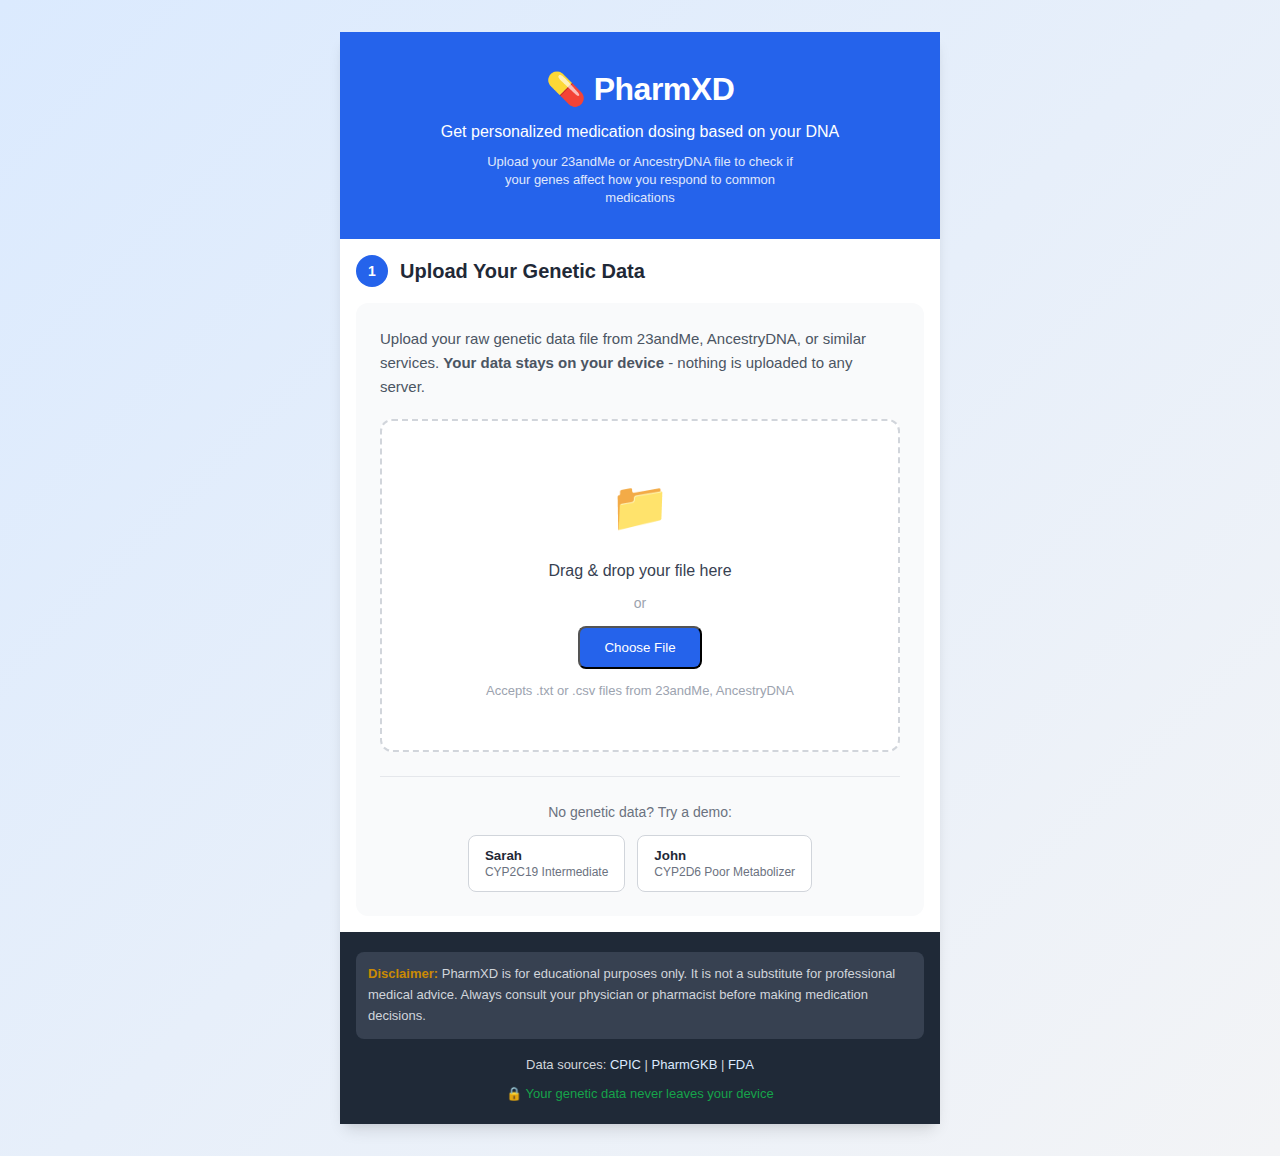
<file: docs/index.html>
<!DOCTYPE html>
<html lang="en">
<head>
    <meta charset="UTF-8">
    <meta name="viewport" content="width=device-width, initial-scale=1.0">
    <meta name="description" content="PharmXD - Pharmacogenomic Dosing Advisor. Get personalized medication dosing based on your genetic profile.">
    <meta name="theme-color" content="#2563eb">
    <title>PharmXD - Pharmacogenomic Dosing Advisor</title>
    <link rel="stylesheet" href="css/style.css">
    <link rel="manifest" href="manifest.json">
    <link rel="icon" type="image/svg+xml" href="data:image/svg+xml,<svg xmlns='http://www.w3.org/2000/svg' viewBox='0 0 100 100'><text y='.9em' font-size='90'>💊</text></svg>">
</head>
<body>
    <div class="app-container">
        <!-- Header -->
        <header class="app-header">
            <div class="logo">
                <span class="logo-icon">💊</span>
                <span class="logo-text">PharmXD</span>
            </div>
            <p class="tagline">Get personalized medication dosing based on your DNA</p>
            <p class="tagline-sub">Upload your 23andMe or AncestryDNA file to check if your genes affect how you respond to common medications</p>
        </header>

        <!-- Main Content -->
        <main class="app-main">
            <!-- Step 1: Upload Genetic Data -->
            <section id="step-upload" class="step active">
                <div class="step-header">
                    <span class="step-number">1</span>
                    <h2>Upload Your Genetic Data</h2>
                </div>
                <div class="step-content">
                    <p class="step-description">
                        Upload your raw genetic data file from 23andMe, AncestryDNA, or similar services.
                        <strong>Your data stays on your device</strong> - nothing is uploaded to any server.
                    </p>

                    <div class="upload-zone" id="upload-zone">
                        <input type="file" id="file-input" accept=".txt,.csv,.zip" style="display:none;">
                        <div class="upload-icon">📁</div>
                        <p class="upload-text">Drag & drop your file here</p>
                        <p class="upload-or">or</p>
                        <button type="button" class="upload-button" id="upload-btn">Choose File</button>
                        <p class="upload-hint">Accepts .txt or .csv files from 23andMe, AncestryDNA</p>
                    </div>

                    <div class="demo-section">
                        <p>No genetic data? Try a demo:</p>
                        <div class="demo-buttons">
                            <button class="demo-btn" data-demo="sarah">
                                <span class="demo-name">Sarah</span>
                                <span class="demo-desc">CYP2C19 Intermediate</span>
                            </button>
                            <button class="demo-btn" data-demo="john">
                                <span class="demo-name">John</span>
                                <span class="demo-desc">CYP2D6 Poor Metabolizer</span>
                            </button>
                        </div>
                    </div>
                </div>
            </section>

            <!-- Step 2: Genetic Profile -->
            <section id="step-profile" class="step">
                <div class="step-header">
                    <span class="step-number">2</span>
                    <h2>Your Pharmacogenetic Profile</h2>
                </div>
                <div class="step-content">
                    <div id="profile-loading" class="loading hidden">
                        <div class="spinner"></div>
                        <p>Analyzing genetic variants...</p>
                    </div>

                    <div id="profile-results" class="hidden">
                        <div class="profile-summary">
                            <p><strong id="snp-count">0</strong> pharmacogenomic variants analyzed</p>
                            <button type="button" class="back-btn" id="upload-new-btn">📁 Upload New Genetic File</button>
                        </div>

                        <div class="gene-cards" id="gene-cards">
                            <!-- Gene cards will be inserted here -->
                        </div>
                    </div>
                </div>
            </section>

            <!-- Results Summary Card -->
            <section id="step-summary" class="step">
                <div class="step-header">
                    <span class="step-number">3</span>
                    <h2>Your Drug Response Summary</h2>
                </div>
                <div class="step-content">
                    <div id="summary-card" class="summary-card hidden">
                        <p class="summary-intro">Based on your genetic profile, here's how you may respond to <strong id="total-drugs-count">0</strong> medications in our database:</p>

                        <div class="summary-stats">
                            <div class="summary-stat standard">
                                <span class="stat-icon">✓</span>
                                <span class="stat-number" id="stat-standard">0</span>
                                <span class="stat-label">Standard dosing</span>
                            </div>
                            <div class="summary-stat caution">
                                <span class="stat-icon">⚠</span>
                                <span class="stat-number" id="stat-caution">0</span>
                                <span class="stat-label">Use with caution</span>
                            </div>
                            <div class="summary-stat avoid">
                                <span class="stat-icon">✗</span>
                                <span class="stat-number" id="stat-avoid">0</span>
                                <span class="stat-label">Avoid or use alternative</span>
                            </div>
                        </div>

                        <div id="alert-drugs" class="alert-drugs hidden">
                            <h4>Medications requiring attention:</h4>
                            <ul id="alert-drugs-list"></ul>
                        </div>

                        <button type="button" class="wallet-card-btn" id="wallet-card-btn">
                            💳 Get Your Wallet Card
                        </button>
                    </div>
                </div>
            </section>

            <!-- Wallet Card Modal -->
            <div id="wallet-modal" class="modal hidden">
                <div class="modal-content wallet-modal-content">
                    <button class="modal-close" id="wallet-modal-close" aria-label="Close">&times;</button>
                    <div class="wallet-card-container">
                        <div class="wallet-card" id="wallet-card">
                            <div class="wallet-card-header">
                                <div class="wallet-logo">💊 PharmXD</div>
                                <div class="wallet-title">Pharmacogenetic Alert Card</div>
                            </div>
                            <div class="wallet-card-body">
                                <div class="wallet-section">
                                    <div class="wallet-label">My Genetic Profile</div>
                                    <div class="wallet-genes" id="wallet-genes"></div>
                                </div>
                                <div class="wallet-section wallet-avoid-section">
                                    <div class="wallet-label">⚠️ Medications Requiring Attention</div>
                                    <div class="wallet-avoid-list" id="wallet-avoid-list"></div>
                                </div>
                            </div>
                            <div class="wallet-card-footer">
                                <div class="wallet-disclaimer">Show this card to your doctor or pharmacist</div>
                                <div class="wallet-url">pharmxd.com</div>
                            </div>
                        </div>
                    </div>
                    <div class="wallet-actions">
                        <button type="button" class="wallet-action-btn" id="wallet-print-btn">🖨️ Print Card</button>
                        <button type="button" class="wallet-action-btn" id="wallet-screenshot-btn">📱 Save as Image</button>
                    </div>
                </div>
            </div>

            <!-- Step 4: Drug Lookup -->
            <section id="step-drugs" class="step">
                <div class="step-header">
                    <span class="step-number">4</span>
                    <h2>Check Your Medications</h2>
                </div>
                <div class="step-content">
                    <div class="drug-search">
                        <input type="text"
                               id="drug-search-input"
                               placeholder="Search for a medication..."
                               autocomplete="off">
                        <div id="drug-suggestions" class="suggestions hidden"></div>
                    </div>

                    <div class="common-drugs">
                        <p>Common medications:</p>
                        <div class="drug-chips" id="drug-chips">
                            <button class="drug-chip" data-drug="clopidogrel">Clopidogrel</button>
                            <button class="drug-chip" data-drug="codeine">Codeine</button>
                            <button class="drug-chip" data-drug="warfarin">Warfarin</button>
                            <button class="drug-chip" data-drug="simvastatin">Simvastatin</button>
                            <button class="drug-chip" data-drug="omeprazole">Omeprazole</button>
                            <button class="drug-chip" data-drug="metoprolol">Metoprolol</button>
                            <button class="drug-chip" data-drug="sertraline">Sertraline</button>
                            <button class="drug-chip" data-drug="fluoxetine">Fluoxetine</button>
                        </div>
                    </div>

                    <div id="drug-result" class="drug-result hidden">
                        <!-- Drug result will be inserted here -->
                    </div>
                </div>
            </section>
        </main>

        <!-- Footer -->
        <footer class="app-footer">
            <div class="disclaimer">
                <strong>Disclaimer:</strong> PharmXD is for educational purposes only.
                It is not a substitute for professional medical advice.
                Always consult your physician or pharmacist before making medication decisions.
            </div>
            <div class="footer-info">
                <p>Data sources: <a href="https://cpicpgx.org/" target="_blank">CPIC</a> |
                   <a href="https://www.pharmgkb.org/" target="_blank">PharmGKB</a> |
                   <a href="https://www.fda.gov/" target="_blank">FDA</a></p>
                <p class="privacy">🔒 Your genetic data never leaves your device</p>
            </div>
        </footer>
    </div>

    <!-- Result Modal -->
    <div id="result-modal" class="modal hidden">
        <div class="modal-content">
            <button class="modal-close" aria-label="Close">&times;</button>
            <div id="modal-body">
                <!-- Modal content inserted here -->
            </div>
        </div>
    </div>

    <!-- Scripts -->
    <script src="https://html2canvas.hertzen.com/dist/html2canvas.min.js"></script>
    <script src="js/snp-parser.js"></script>
    <script src="js/phenotype.js"></script>
    <script src="js/cpic-lookup.js"></script>
    <script src="js/app.js"></script>
</body>
</html>
</file>
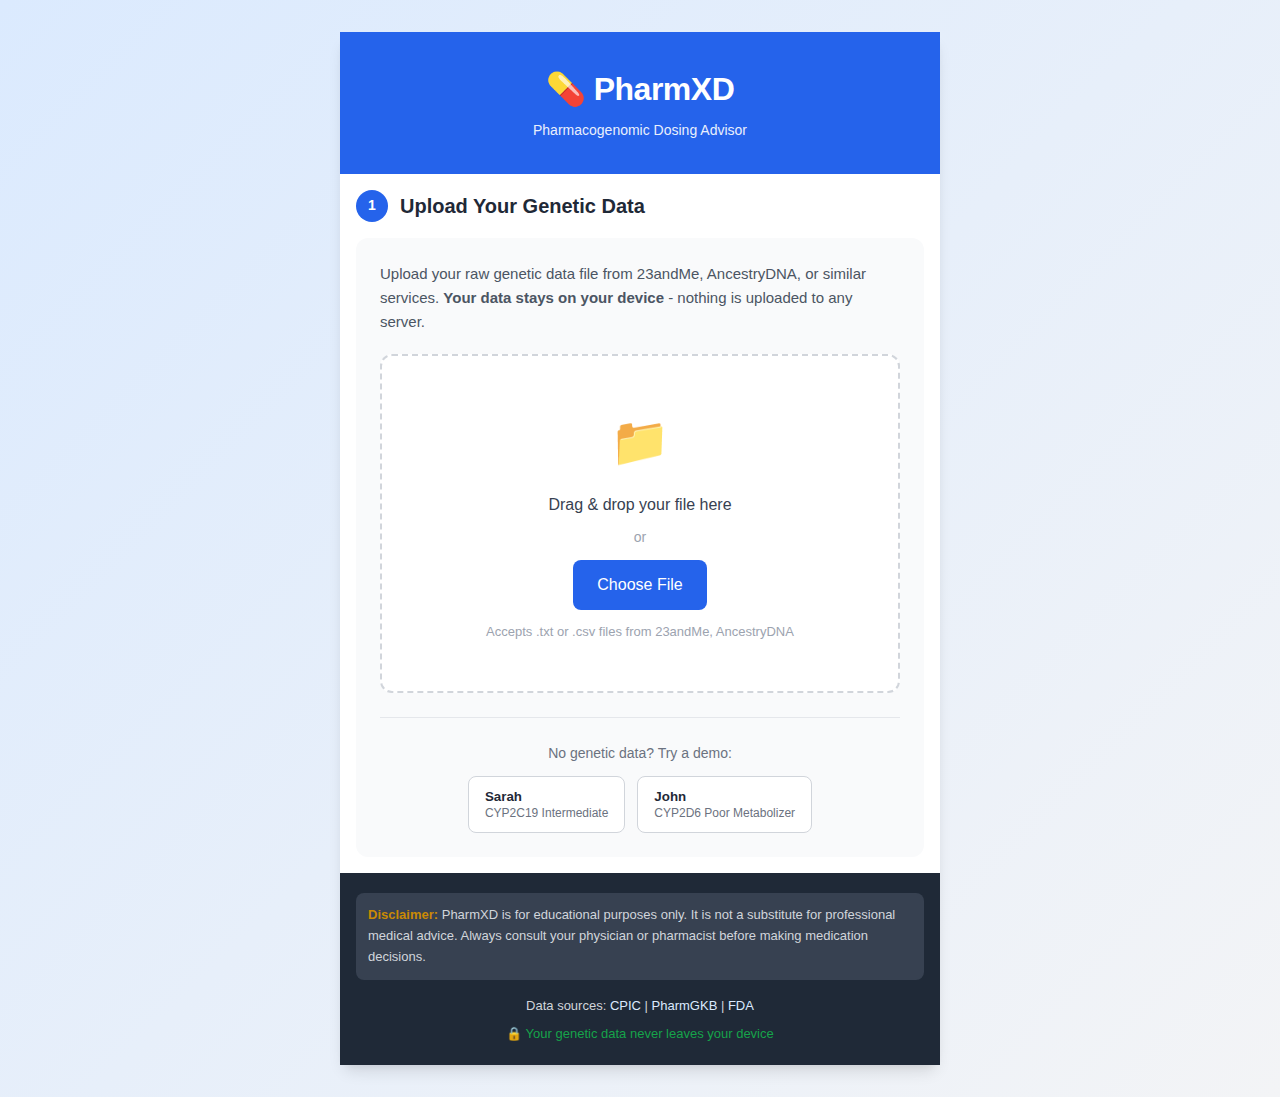
<file: webapp/index.html>
<!DOCTYPE html>
<html lang="en">
<head>
    <meta charset="UTF-8">
    <meta name="viewport" content="width=device-width, initial-scale=1.0">
    <meta name="description" content="PharmXD - Pharmacogenomic Dosing Advisor. Get personalized medication dosing based on your genetic profile.">
    <meta name="theme-color" content="#2563eb">
    <title>PharmXD - Pharmacogenomic Dosing Advisor</title>
    <link rel="stylesheet" href="css/style.css">
    <link rel="manifest" href="manifest.json">
    <link rel="icon" type="image/svg+xml" href="data:image/svg+xml,<svg xmlns='http://www.w3.org/2000/svg' viewBox='0 0 100 100'><text y='.9em' font-size='90'>💊</text></svg>">
</head>
<body>
    <div class="app-container">
        <!-- Header -->
        <header class="app-header">
            <div class="logo">
                <span class="logo-icon">💊</span>
                <span class="logo-text">PharmXD</span>
            </div>
            <p class="tagline">Pharmacogenomic Dosing Advisor</p>
        </header>

        <!-- Main Content -->
        <main class="app-main">
            <!-- Step 1: Upload Genetic Data -->
            <section id="step-upload" class="step active">
                <div class="step-header">
                    <span class="step-number">1</span>
                    <h2>Upload Your Genetic Data</h2>
                </div>
                <div class="step-content">
                    <p class="step-description">
                        Upload your raw genetic data file from 23andMe, AncestryDNA, or similar services.
                        <strong>Your data stays on your device</strong> - nothing is uploaded to any server.
                    </p>

                    <div class="upload-zone" id="upload-zone">
                        <div class="upload-icon">📁</div>
                        <p class="upload-text">Drag & drop your file here</p>
                        <p class="upload-or">or</p>
                        <label class="upload-button">
                            <input type="file" id="file-input" accept=".txt,.csv,.zip" hidden>
                            Choose File
                        </label>
                        <p class="upload-hint">Accepts .txt or .csv files from 23andMe, AncestryDNA</p>
                    </div>

                    <div class="demo-section">
                        <p>No genetic data? Try a demo:</p>
                        <div class="demo-buttons">
                            <button class="demo-btn" data-demo="sarah">
                                <span class="demo-name">Sarah</span>
                                <span class="demo-desc">CYP2C19 Intermediate</span>
                            </button>
                            <button class="demo-btn" data-demo="john">
                                <span class="demo-name">John</span>
                                <span class="demo-desc">CYP2D6 Poor Metabolizer</span>
                            </button>
                        </div>
                    </div>
                </div>
            </section>

            <!-- Step 2: Genetic Profile -->
            <section id="step-profile" class="step">
                <div class="step-header">
                    <span class="step-number">2</span>
                    <h2>Your Pharmacogenetic Profile</h2>
                </div>
                <div class="step-content">
                    <div id="profile-loading" class="loading hidden">
                        <div class="spinner"></div>
                        <p>Analyzing genetic variants...</p>
                    </div>

                    <div id="profile-results" class="hidden">
                        <div class="profile-summary">
                            <p><strong id="snp-count">0</strong> pharmacogenomic variants analyzed</p>
                        </div>

                        <div class="gene-cards" id="gene-cards">
                            <!-- Gene cards will be inserted here -->
                        </div>
                    </div>
                </div>
            </section>

            <!-- Step 3: Drug Lookup -->
            <section id="step-drugs" class="step">
                <div class="step-header">
                    <span class="step-number">3</span>
                    <h2>Check Your Medications</h2>
                </div>
                <div class="step-content">
                    <div class="drug-search">
                        <input type="text"
                               id="drug-search-input"
                               placeholder="Search for a medication..."
                               autocomplete="off">
                        <div id="drug-suggestions" class="suggestions hidden"></div>
                    </div>

                    <div class="common-drugs">
                        <p>Common medications:</p>
                        <div class="drug-chips" id="drug-chips">
                            <button class="drug-chip" data-drug="clopidogrel">Clopidogrel</button>
                            <button class="drug-chip" data-drug="codeine">Codeine</button>
                            <button class="drug-chip" data-drug="warfarin">Warfarin</button>
                            <button class="drug-chip" data-drug="simvastatin">Simvastatin</button>
                            <button class="drug-chip" data-drug="omeprazole">Omeprazole</button>
                        </div>
                    </div>

                    <div id="drug-result" class="drug-result hidden">
                        <!-- Drug result will be inserted here -->
                    </div>
                </div>
            </section>
        </main>

        <!-- Footer -->
        <footer class="app-footer">
            <div class="disclaimer">
                <strong>Disclaimer:</strong> PharmXD is for educational purposes only.
                It is not a substitute for professional medical advice.
                Always consult your physician or pharmacist before making medication decisions.
            </div>
            <div class="footer-info">
                <p>Data sources: <a href="https://cpicpgx.org/" target="_blank">CPIC</a> |
                   <a href="https://www.pharmgkb.org/" target="_blank">PharmGKB</a> |
                   <a href="https://www.fda.gov/" target="_blank">FDA</a></p>
                <p class="privacy">🔒 Your genetic data never leaves your device</p>
            </div>
        </footer>
    </div>

    <!-- Result Modal -->
    <div id="result-modal" class="modal hidden">
        <div class="modal-content">
            <button class="modal-close" aria-label="Close">&times;</button>
            <div id="modal-body">
                <!-- Modal content inserted here -->
            </div>
        </div>
    </div>

    <!-- Scripts -->
    <script src="js/snp-parser.js"></script>
    <script src="js/phenotype.js"></script>
    <script src="js/cpic-lookup.js"></script>
    <script src="js/app.js"></script>
</body>
</html>
</file>
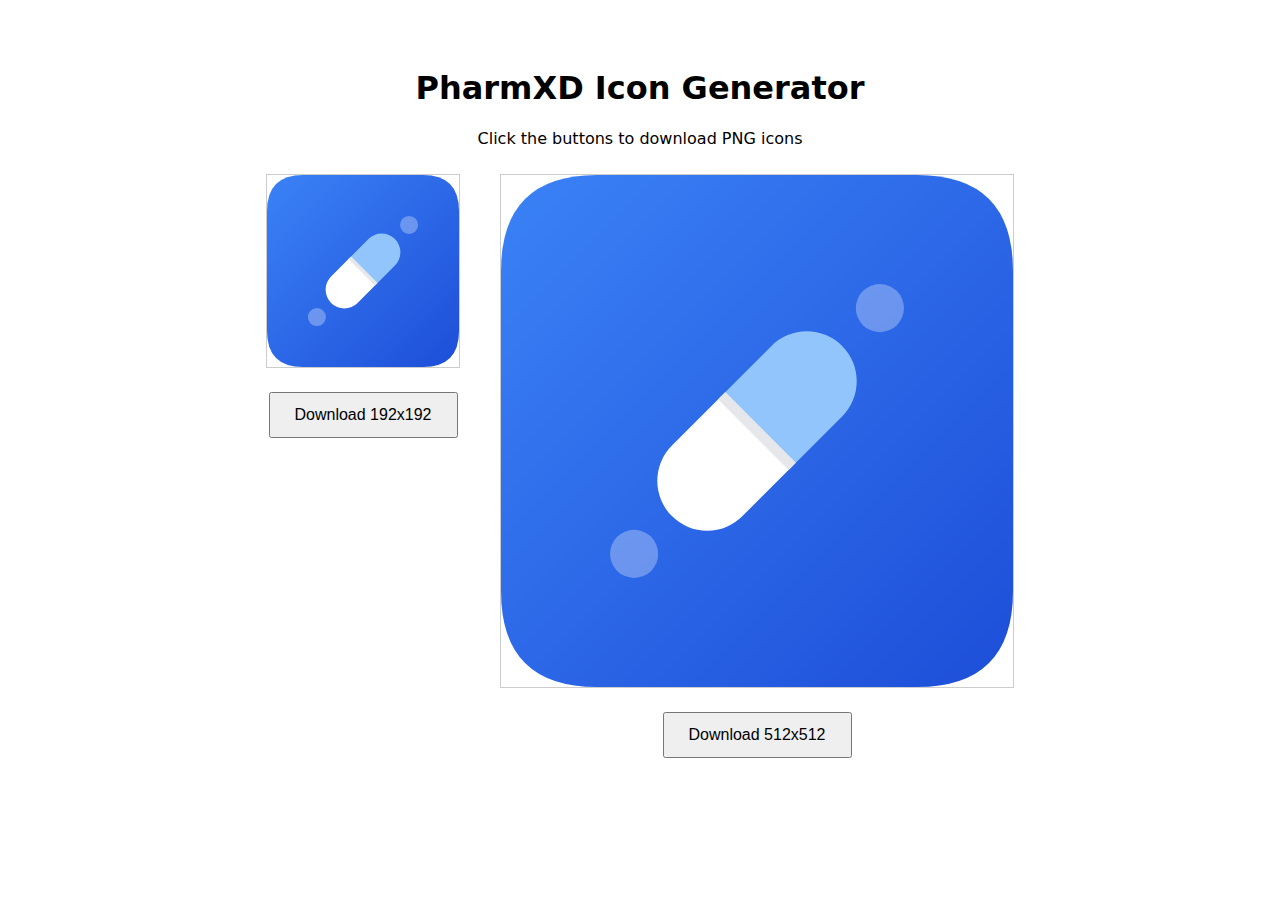
<file: docs/generate-icons.html>
<!DOCTYPE html>
<html>
<head>
    <title>Generate PharmXD Icons</title>
    <style>
        body { font-family: system-ui; padding: 40px; text-align: center; }
        canvas { border: 1px solid #ccc; margin: 10px; }
        button { padding: 12px 24px; font-size: 16px; margin: 10px; cursor: pointer; }
        .icons { display: flex; justify-content: center; gap: 20px; flex-wrap: wrap; }
    </style>
</head>
<body>
    <h1>PharmXD Icon Generator</h1>
    <p>Click the buttons to download PNG icons</p>

    <div class="icons">
        <div>
            <canvas id="icon-192" width="192" height="192"></canvas>
            <br><button onclick="download('icon-192', 192)">Download 192x192</button>
        </div>
        <div>
            <canvas id="icon-512" width="512" height="512"></canvas>
            <br><button onclick="download('icon-512', 512)">Download 512x512</button>
        </div>
    </div>

    <script>
        function drawIcon(canvas, size) {
            const ctx = canvas.getContext('2d');
            const s = size;

            // Background gradient
            const gradient = ctx.createLinearGradient(0, 0, s, s);
            gradient.addColorStop(0, '#3b82f6');
            gradient.addColorStop(1, '#1d4ed8');

            // Rounded rect background
            const r = s * 0.1875; // corner radius
            ctx.beginPath();
            ctx.moveTo(r, 0);
            ctx.lineTo(s - r, 0);
            ctx.quadraticCurveTo(s, 0, s, r);
            ctx.lineTo(s, s - r);
            ctx.quadraticCurveTo(s, s, s - r, s);
            ctx.lineTo(r, s);
            ctx.quadraticCurveTo(0, s, 0, s - r);
            ctx.lineTo(0, r);
            ctx.quadraticCurveTo(0, 0, r, 0);
            ctx.closePath();
            ctx.fillStyle = gradient;
            ctx.fill();

            // Draw pill capsule
            ctx.save();
            ctx.translate(s / 2, s / 2);
            ctx.rotate(-45 * Math.PI / 180);

            const pillWidth = s * 0.47;
            const pillHeight = s * 0.195;
            const pillRadius = pillHeight / 2;

            // Left half (white)
            ctx.fillStyle = '#ffffff';
            ctx.beginPath();
            ctx.moveTo(-pillWidth / 2 + pillRadius, -pillHeight / 2);
            ctx.lineTo(0, -pillHeight / 2);
            ctx.lineTo(0, pillHeight / 2);
            ctx.lineTo(-pillWidth / 2 + pillRadius, pillHeight / 2);
            ctx.arc(-pillWidth / 2 + pillRadius, 0, pillRadius, Math.PI / 2, -Math.PI / 2);
            ctx.closePath();
            ctx.fill();

            // Right half (light blue)
            ctx.fillStyle = '#93c5fd';
            ctx.beginPath();
            ctx.moveTo(0, -pillHeight / 2);
            ctx.lineTo(pillWidth / 2 - pillRadius, -pillHeight / 2);
            ctx.arc(pillWidth / 2 - pillRadius, 0, pillRadius, -Math.PI / 2, Math.PI / 2);
            ctx.lineTo(0, pillHeight / 2);
            ctx.closePath();
            ctx.fill();

            // Center divider
            ctx.fillStyle = '#e5e7eb';
            ctx.fillRect(-s * 0.01, -pillHeight / 2, s * 0.02, pillHeight);

            ctx.restore();

            // Decorative circles
            ctx.fillStyle = 'rgba(255,255,255,0.3)';
            ctx.beginPath();
            ctx.arc(s * 0.74, s * 0.26, s * 0.047, 0, Math.PI * 2);
            ctx.fill();
            ctx.beginPath();
            ctx.arc(s * 0.26, s * 0.74, s * 0.047, 0, Math.PI * 2);
            ctx.fill();
        }

        function download(id, size) {
            const canvas = document.getElementById(id);
            const link = document.createElement('a');
            link.download = `icon-${size}.png`;
            link.href = canvas.toDataURL('image/png');
            link.click();
        }

        // Draw icons on load
        drawIcon(document.getElementById('icon-192'), 192);
        drawIcon(document.getElementById('icon-512'), 512);
    </script>
</body>
</html>
</file>
<file: docs/css/style.css>
/* PharmXD - Pharmacogenomic Dosing Advisor
   Mobile-first responsive design */

/* CSS Variables */
:root {
    --primary: #2563eb;
    --primary-dark: #1d4ed8;
    --primary-light: #dbeafe;
    --success: #16a34a;
    --success-light: #dcfce7;
    --warning: #ca8a04;
    --warning-light: #fef9c3;
    --danger: #dc2626;
    --danger-light: #fee2e2;
    --gray-50: #f9fafb;
    --gray-100: #f3f4f6;
    --gray-200: #e5e7eb;
    --gray-300: #d1d5db;
    --gray-400: #9ca3af;
    --gray-500: #6b7280;
    --gray-600: #4b5563;
    --gray-700: #374151;
    --gray-800: #1f2937;
    --gray-900: #111827;
    --radius: 12px;
    --radius-sm: 8px;
    --shadow: 0 4px 6px -1px rgba(0, 0, 0, 0.1), 0 2px 4px -1px rgba(0, 0, 0, 0.06);
    --shadow-lg: 0 10px 15px -3px rgba(0, 0, 0, 0.1), 0 4px 6px -2px rgba(0, 0, 0, 0.05);
}

/* Reset & Base */
*, *::before, *::after {
    box-sizing: border-box;
    margin: 0;
    padding: 0;
}

html {
    font-size: 16px;
    -webkit-text-size-adjust: 100%;
}

body {
    font-family: -apple-system, BlinkMacSystemFont, 'Segoe UI', Roboto, Oxygen, Ubuntu, sans-serif;
    line-height: 1.6;
    color: var(--gray-800);
    background: linear-gradient(135deg, var(--primary-light) 0%, var(--gray-100) 100%);
    min-height: 100vh;
}

/* App Container */
.app-container {
    max-width: 600px;
    margin: 0 auto;
    min-height: 100vh;
    display: flex;
    flex-direction: column;
    background: white;
    box-shadow: var(--shadow-lg);
}

/* Header */
.app-header {
    background: var(--primary);
    color: white;
    padding: 1.5rem 1rem;
    text-align: center;
}

.logo {
    display: flex;
    align-items: center;
    justify-content: center;
    gap: 0.5rem;
    margin-bottom: 0.25rem;
}

.logo-icon {
    font-size: 2rem;
}

.logo-text {
    font-size: 1.75rem;
    font-weight: 700;
    letter-spacing: -0.5px;
}

.tagline {
    font-size: 1rem;
    font-weight: 500;
    opacity: 1;
    margin-bottom: 0.5rem;
}

.tagline-sub {
    font-size: 0.8125rem;
    opacity: 0.85;
    max-width: 320px;
    margin: 0 auto;
    line-height: 1.4;
}

/* Main Content */
.app-main {
    flex: 1;
    padding: 1rem;
}

/* Steps */
.step {
    display: none;
    animation: fadeIn 0.3s ease;
}

.step.active {
    display: block;
}

@keyframes fadeIn {
    from { opacity: 0; transform: translateY(10px); }
    to { opacity: 1; transform: translateY(0); }
}

.step-header {
    display: flex;
    align-items: center;
    gap: 0.75rem;
    margin-bottom: 1rem;
}

.step-number {
    width: 32px;
    height: 32px;
    background: var(--primary);
    color: white;
    border-radius: 50%;
    display: flex;
    align-items: center;
    justify-content: center;
    font-weight: 600;
    font-size: 0.875rem;
}

.step-header h2 {
    font-size: 1.25rem;
    font-weight: 600;
    color: var(--gray-800);
}

.step-content {
    background: var(--gray-50);
    border-radius: var(--radius);
    padding: 1.25rem;
}

.step-description {
    color: var(--gray-600);
    font-size: 0.9375rem;
    margin-bottom: 1.25rem;
}

/* Upload Zone */
.upload-zone {
    border: 2px dashed var(--gray-300);
    border-radius: var(--radius);
    padding: 2rem 1rem;
    text-align: center;
    background: white;
    transition: all 0.2s ease;
    cursor: pointer;
}

.upload-zone:hover,
.upload-zone.dragover {
    border-color: var(--primary);
    background: var(--primary-light);
}

.upload-icon {
    font-size: 3rem;
    margin-bottom: 0.75rem;
}

.upload-text {
    font-weight: 500;
    color: var(--gray-700);
    margin-bottom: 0.5rem;
}

.upload-or {
    color: var(--gray-400);
    font-size: 0.875rem;
    margin-bottom: 0.75rem;
}

.upload-button {
    display: inline-block;
    background: var(--primary);
    color: white;
    padding: 0.75rem 1.5rem;
    border-radius: var(--radius-sm);
    font-weight: 500;
    cursor: pointer;
    transition: background 0.2s ease;
}

.upload-button:hover {
    background: var(--primary-dark);
}

.upload-hint {
    font-size: 0.8125rem;
    color: var(--gray-400);
    margin-top: 0.75rem;
}

/* Demo Section */
.demo-section {
    margin-top: 1.5rem;
    padding-top: 1.5rem;
    border-top: 1px solid var(--gray-200);
    text-align: center;
}

.demo-section p {
    color: var(--gray-500);
    font-size: 0.875rem;
    margin-bottom: 0.75rem;
}

.demo-buttons {
    display: flex;
    gap: 0.75rem;
    justify-content: center;
}

.demo-btn {
    background: white;
    border: 1px solid var(--gray-300);
    border-radius: var(--radius-sm);
    padding: 0.75rem 1rem;
    cursor: pointer;
    transition: all 0.2s ease;
    text-align: left;
}

.demo-btn:hover {
    border-color: var(--primary);
    box-shadow: var(--shadow);
}

.demo-name {
    display: block;
    font-weight: 600;
    color: var(--gray-800);
}

.demo-desc {
    display: block;
    font-size: 0.75rem;
    color: var(--gray-500);
    margin-top: 0.125rem;
}

/* Loading Spinner */
.loading {
    text-align: center;
    padding: 2rem;
}

.spinner {
    width: 40px;
    height: 40px;
    border: 3px solid var(--gray-200);
    border-top-color: var(--primary);
    border-radius: 50%;
    animation: spin 1s linear infinite;
    margin: 0 auto 1rem;
}

@keyframes spin {
    to { transform: rotate(360deg); }
}

/* Profile Results */
.profile-summary {
    background: var(--primary-light);
    padding: 1rem;
    border-radius: var(--radius-sm);
    margin-bottom: 1rem;
    text-align: center;
}

.profile-summary p {
    color: var(--primary-dark);
}

.profile-summary strong {
    font-size: 1.25rem;
}

/* Gene Cards */
.gene-cards {
    display: flex;
    flex-direction: column;
    gap: 0.75rem;
}

.gene-card {
    background: white;
    border-radius: var(--radius-sm);
    padding: 1rem;
    box-shadow: var(--shadow);
    border-left: 4px solid var(--gray-300);
}

.gene-card.normal {
    border-left-color: var(--success);
}

.gene-card.intermediate {
    border-left-color: var(--warning);
}

.gene-card.poor, .gene-card.ultrarapid {
    border-left-color: var(--danger);
}

.gene-card-header {
    display: flex;
    justify-content: space-between;
    align-items: center;
    margin-bottom: 0.5rem;
}

.gene-name {
    font-weight: 600;
    color: var(--gray-800);
}

.gene-diplotype {
    font-size: 0.8125rem;
    color: var(--gray-500);
    font-family: monospace;
}

.gene-phenotype {
    font-size: 0.9375rem;
}

.phenotype-badge {
    display: inline-block;
    padding: 0.25rem 0.5rem;
    border-radius: 4px;
    font-size: 0.8125rem;
    font-weight: 500;
}

.phenotype-badge.normal {
    background: var(--success-light);
    color: var(--success);
}

.phenotype-badge.intermediate {
    background: var(--warning-light);
    color: var(--warning);
}

.phenotype-badge.poor, .phenotype-badge.ultrarapid {
    background: var(--danger-light);
    color: var(--danger);
}

/* Drug Search */
.drug-search {
    position: relative;
    margin-bottom: 1rem;
}

.drug-search input {
    width: 100%;
    padding: 0.875rem 1rem;
    border: 2px solid var(--gray-200);
    border-radius: var(--radius-sm);
    font-size: 1rem;
    transition: border-color 0.2s ease;
}

.drug-search input:focus {
    outline: none;
    border-color: var(--primary);
}

.suggestions {
    position: absolute;
    top: 100%;
    left: 0;
    right: 0;
    background: white;
    border: 1px solid var(--gray-200);
    border-radius: var(--radius-sm);
    box-shadow: var(--shadow-lg);
    max-height: 200px;
    overflow-y: auto;
    z-index: 10;
}

.suggestion-item {
    padding: 0.75rem 1rem;
    cursor: pointer;
    border-bottom: 1px solid var(--gray-100);
}

.suggestion-item:hover {
    background: var(--gray-50);
}

.suggestion-item:last-child {
    border-bottom: none;
}

/* Common Drugs */
.common-drugs {
    margin-bottom: 1.5rem;
}

.common-drugs p {
    font-size: 0.875rem;
    color: var(--gray-500);
    margin-bottom: 0.5rem;
}

.drug-chips {
    display: flex;
    flex-wrap: wrap;
    gap: 0.5rem;
}

.drug-chip {
    background: white;
    border: 1px solid var(--gray-300);
    border-radius: 20px;
    padding: 0.375rem 0.875rem;
    font-size: 0.875rem;
    cursor: pointer;
    transition: all 0.2s ease;
}

.drug-chip:hover {
    background: var(--primary);
    color: white;
    border-color: var(--primary);
}

/* Drug Result */
.drug-result {
    background: white;
    border-radius: var(--radius);
    box-shadow: var(--shadow);
    overflow: hidden;
}

.drug-result-header {
    padding: 1rem;
    border-bottom: 1px solid var(--gray-200);
}

.drug-result-header h3 {
    font-size: 1.125rem;
    color: var(--gray-800);
    text-transform: capitalize;
}

.drug-result-header .drug-class {
    font-size: 0.8125rem;
    color: var(--gray-500);
}

.drug-result-body {
    padding: 1rem;
}

.result-section {
    margin-bottom: 1rem;
}

.result-section:last-child {
    margin-bottom: 0;
}

.result-section h4 {
    font-size: 0.8125rem;
    text-transform: uppercase;
    letter-spacing: 0.5px;
    color: var(--gray-500);
    margin-bottom: 0.5rem;
}

.recommendation-box {
    padding: 1rem;
    border-radius: var(--radius-sm);
    margin-bottom: 1rem;
}

.recommendation-box.standard {
    background: var(--success-light);
    border: 1px solid var(--success);
}

.recommendation-box.caution {
    background: var(--warning-light);
    border: 1px solid var(--warning);
}

.recommendation-box.avoid {
    background: var(--danger-light);
    border: 1px solid var(--danger);
}

.recommendation-box h4 {
    display: flex;
    align-items: center;
    gap: 0.5rem;
    margin-bottom: 0.5rem;
}

.recommendation-box.standard h4 { color: var(--success); }
.recommendation-box.caution h4 { color: var(--warning); }
.recommendation-box.avoid h4 { color: var(--danger); }

.recommendation-box p {
    font-size: 0.9375rem;
    color: var(--gray-700);
}

.fda-label {
    background: var(--gray-100);
    padding: 0.75rem;
    border-radius: var(--radius-sm);
    font-size: 0.875rem;
    color: var(--gray-600);
    font-style: italic;
}

.source-link {
    display: inline-block;
    margin-top: 0.75rem;
    font-size: 0.8125rem;
    color: var(--primary);
    text-decoration: none;
}

.source-link:hover {
    text-decoration: underline;
}

/* Modal */
.modal {
    position: fixed;
    top: 0;
    left: 0;
    right: 0;
    bottom: 0;
    background: rgba(0, 0, 0, 0.5);
    display: flex;
    align-items: center;
    justify-content: center;
    padding: 1rem;
    z-index: 100;
}

.modal.hidden {
    display: none;
}

.modal-content {
    background: white;
    border-radius: var(--radius);
    max-width: 500px;
    width: 100%;
    max-height: 80vh;
    overflow-y: auto;
    position: relative;
}

.modal-close {
    position: absolute;
    top: 0.5rem;
    right: 0.75rem;
    background: none;
    border: none;
    font-size: 1.5rem;
    color: var(--gray-400);
    cursor: pointer;
    padding: 0.25rem;
    line-height: 1;
}

.modal-close:hover {
    color: var(--gray-600);
}

#modal-body {
    padding: 1.5rem;
}

/* Footer */
.app-footer {
    background: var(--gray-800);
    color: var(--gray-300);
    padding: 1.25rem 1rem;
    font-size: 0.8125rem;
}

.disclaimer {
    background: var(--gray-700);
    padding: 0.75rem;
    border-radius: var(--radius-sm);
    margin-bottom: 1rem;
}

.disclaimer strong {
    color: var(--warning);
}

.footer-info {
    text-align: center;
}

.footer-info a {
    color: var(--primary-light);
    text-decoration: none;
}

.footer-info a:hover {
    text-decoration: underline;
}

.privacy {
    margin-top: 0.5rem;
    color: var(--success);
}

/* Utility Classes */
.hidden {
    display: none !important;
}

/* Back Button - Upload Different File */
.back-btn {
    display: inline-flex;
    align-items: center;
    gap: 0.375rem;
    background: var(--primary);
    border: none;
    color: white;
    font-size: 0.9375rem;
    font-weight: 500;
    cursor: pointer;
    margin-bottom: 1rem;
    padding: 0.625rem 1.25rem;
    border-radius: var(--radius-sm);
    box-shadow: var(--shadow);
    transition: background 0.2s, transform 0.1s;
}

.back-btn:hover {
    background: var(--primary-dark);
    transform: translateY(-1px);
}

.back-btn:active {
    transform: translateY(0);
}

/* Status File */
.file-status {
    background: white;
    border: 1px solid var(--success);
    border-radius: var(--radius-sm);
    padding: 0.75rem 1rem;
    margin-top: 1rem;
    display: flex;
    align-items: center;
    justify-content: space-between;
}

.file-status .file-name {
    color: var(--gray-700);
    font-size: 0.875rem;
}

.file-status .file-check {
    color: var(--success);
}

/* Responsive Adjustments */
@media (min-width: 480px) {
    .app-header {
        padding: 2rem 1.5rem;
    }

    .logo-text {
        font-size: 2rem;
    }

    .step-content {
        padding: 1.5rem;
    }

    .upload-zone {
        padding: 3rem 2rem;
    }
}

@media (min-width: 768px) {
    body {
        padding: 2rem 1rem;
    }

    .app-container {
        border-radius: var(--radius);
        min-height: auto;
    }
}
</file>
<file: webapp/css/style.css>
/* PharmXD - Pharmacogenomic Dosing Advisor
   Mobile-first responsive design */

/* CSS Variables */
:root {
    --primary: #2563eb;
    --primary-dark: #1d4ed8;
    --primary-light: #dbeafe;
    --success: #16a34a;
    --success-light: #dcfce7;
    --warning: #ca8a04;
    --warning-light: #fef9c3;
    --danger: #dc2626;
    --danger-light: #fee2e2;
    --gray-50: #f9fafb;
    --gray-100: #f3f4f6;
    --gray-200: #e5e7eb;
    --gray-300: #d1d5db;
    --gray-400: #9ca3af;
    --gray-500: #6b7280;
    --gray-600: #4b5563;
    --gray-700: #374151;
    --gray-800: #1f2937;
    --gray-900: #111827;
    --radius: 12px;
    --radius-sm: 8px;
    --shadow: 0 4px 6px -1px rgba(0, 0, 0, 0.1), 0 2px 4px -1px rgba(0, 0, 0, 0.06);
    --shadow-lg: 0 10px 15px -3px rgba(0, 0, 0, 0.1), 0 4px 6px -2px rgba(0, 0, 0, 0.05);
}

/* Reset & Base */
*, *::before, *::after {
    box-sizing: border-box;
    margin: 0;
    padding: 0;
}

html {
    font-size: 16px;
    -webkit-text-size-adjust: 100%;
}

body {
    font-family: -apple-system, BlinkMacSystemFont, 'Segoe UI', Roboto, Oxygen, Ubuntu, sans-serif;
    line-height: 1.6;
    color: var(--gray-800);
    background: linear-gradient(135deg, var(--primary-light) 0%, var(--gray-100) 100%);
    min-height: 100vh;
}

/* App Container */
.app-container {
    max-width: 600px;
    margin: 0 auto;
    min-height: 100vh;
    display: flex;
    flex-direction: column;
    background: white;
    box-shadow: var(--shadow-lg);
}

/* Header */
.app-header {
    background: var(--primary);
    color: white;
    padding: 1.5rem 1rem;
    text-align: center;
}

.logo {
    display: flex;
    align-items: center;
    justify-content: center;
    gap: 0.5rem;
    margin-bottom: 0.25rem;
}

.logo-icon {
    font-size: 2rem;
}

.logo-text {
    font-size: 1.75rem;
    font-weight: 700;
    letter-spacing: -0.5px;
}

.tagline {
    font-size: 0.875rem;
    opacity: 0.9;
}

/* Main Content */
.app-main {
    flex: 1;
    padding: 1rem;
}

/* Steps */
.step {
    display: none;
    animation: fadeIn 0.3s ease;
}

.step.active {
    display: block;
}

@keyframes fadeIn {
    from { opacity: 0; transform: translateY(10px); }
    to { opacity: 1; transform: translateY(0); }
}

.step-header {
    display: flex;
    align-items: center;
    gap: 0.75rem;
    margin-bottom: 1rem;
}

.step-number {
    width: 32px;
    height: 32px;
    background: var(--primary);
    color: white;
    border-radius: 50%;
    display: flex;
    align-items: center;
    justify-content: center;
    font-weight: 600;
    font-size: 0.875rem;
}

.step-header h2 {
    font-size: 1.25rem;
    font-weight: 600;
    color: var(--gray-800);
}

.step-content {
    background: var(--gray-50);
    border-radius: var(--radius);
    padding: 1.25rem;
}

.step-description {
    color: var(--gray-600);
    font-size: 0.9375rem;
    margin-bottom: 1.25rem;
}

/* Upload Zone */
.upload-zone {
    border: 2px dashed var(--gray-300);
    border-radius: var(--radius);
    padding: 2rem 1rem;
    text-align: center;
    background: white;
    transition: all 0.2s ease;
    cursor: pointer;
}

.upload-zone:hover,
.upload-zone.dragover {
    border-color: var(--primary);
    background: var(--primary-light);
}

.upload-icon {
    font-size: 3rem;
    margin-bottom: 0.75rem;
}

.upload-text {
    font-weight: 500;
    color: var(--gray-700);
    margin-bottom: 0.5rem;
}

.upload-or {
    color: var(--gray-400);
    font-size: 0.875rem;
    margin-bottom: 0.75rem;
}

.upload-button {
    display: inline-block;
    background: var(--primary);
    color: white;
    padding: 0.75rem 1.5rem;
    border-radius: var(--radius-sm);
    font-weight: 500;
    cursor: pointer;
    transition: background 0.2s ease;
}

.upload-button:hover {
    background: var(--primary-dark);
}

.upload-hint {
    font-size: 0.8125rem;
    color: var(--gray-400);
    margin-top: 0.75rem;
}

/* Demo Section */
.demo-section {
    margin-top: 1.5rem;
    padding-top: 1.5rem;
    border-top: 1px solid var(--gray-200);
    text-align: center;
}

.demo-section p {
    color: var(--gray-500);
    font-size: 0.875rem;
    margin-bottom: 0.75rem;
}

.demo-buttons {
    display: flex;
    gap: 0.75rem;
    justify-content: center;
}

.demo-btn {
    background: white;
    border: 1px solid var(--gray-300);
    border-radius: var(--radius-sm);
    padding: 0.75rem 1rem;
    cursor: pointer;
    transition: all 0.2s ease;
    text-align: left;
}

.demo-btn:hover {
    border-color: var(--primary);
    box-shadow: var(--shadow);
}

.demo-name {
    display: block;
    font-weight: 600;
    color: var(--gray-800);
}

.demo-desc {
    display: block;
    font-size: 0.75rem;
    color: var(--gray-500);
    margin-top: 0.125rem;
}

/* Loading Spinner */
.loading {
    text-align: center;
    padding: 2rem;
}

.spinner {
    width: 40px;
    height: 40px;
    border: 3px solid var(--gray-200);
    border-top-color: var(--primary);
    border-radius: 50%;
    animation: spin 1s linear infinite;
    margin: 0 auto 1rem;
}

@keyframes spin {
    to { transform: rotate(360deg); }
}

/* Profile Results */
.profile-summary {
    background: var(--primary-light);
    padding: 1rem;
    border-radius: var(--radius-sm);
    margin-bottom: 1rem;
    text-align: center;
}

.profile-summary p {
    color: var(--primary-dark);
}

.profile-summary strong {
    font-size: 1.25rem;
}

/* Gene Cards */
.gene-cards {
    display: flex;
    flex-direction: column;
    gap: 0.75rem;
}

.gene-card {
    background: white;
    border-radius: var(--radius-sm);
    padding: 1rem;
    box-shadow: var(--shadow);
    border-left: 4px solid var(--gray-300);
}

.gene-card.normal {
    border-left-color: var(--success);
}

.gene-card.intermediate {
    border-left-color: var(--warning);
}

.gene-card.poor, .gene-card.ultrarapid {
    border-left-color: var(--danger);
}

.gene-card-header {
    display: flex;
    justify-content: space-between;
    align-items: center;
    margin-bottom: 0.5rem;
}

.gene-name {
    font-weight: 600;
    color: var(--gray-800);
}

.gene-diplotype {
    font-size: 0.8125rem;
    color: var(--gray-500);
    font-family: monospace;
}

.gene-phenotype {
    font-size: 0.9375rem;
}

.phenotype-badge {
    display: inline-block;
    padding: 0.25rem 0.5rem;
    border-radius: 4px;
    font-size: 0.8125rem;
    font-weight: 500;
}

.phenotype-badge.normal {
    background: var(--success-light);
    color: var(--success);
}

.phenotype-badge.intermediate {
    background: var(--warning-light);
    color: var(--warning);
}

.phenotype-badge.poor, .phenotype-badge.ultrarapid {
    background: var(--danger-light);
    color: var(--danger);
}

/* Drug Search */
.drug-search {
    position: relative;
    margin-bottom: 1rem;
}

.drug-search input {
    width: 100%;
    padding: 0.875rem 1rem;
    border: 2px solid var(--gray-200);
    border-radius: var(--radius-sm);
    font-size: 1rem;
    transition: border-color 0.2s ease;
}

.drug-search input:focus {
    outline: none;
    border-color: var(--primary);
}

.suggestions {
    position: absolute;
    top: 100%;
    left: 0;
    right: 0;
    background: white;
    border: 1px solid var(--gray-200);
    border-radius: var(--radius-sm);
    box-shadow: var(--shadow-lg);
    max-height: 200px;
    overflow-y: auto;
    z-index: 10;
}

.suggestion-item {
    padding: 0.75rem 1rem;
    cursor: pointer;
    border-bottom: 1px solid var(--gray-100);
}

.suggestion-item:hover {
    background: var(--gray-50);
}

.suggestion-item:last-child {
    border-bottom: none;
}

/* Common Drugs */
.common-drugs {
    margin-bottom: 1.5rem;
}

.common-drugs p {
    font-size: 0.875rem;
    color: var(--gray-500);
    margin-bottom: 0.5rem;
}

.drug-chips {
    display: flex;
    flex-wrap: wrap;
    gap: 0.5rem;
}

.drug-chip {
    background: white;
    border: 1px solid var(--gray-300);
    border-radius: 20px;
    padding: 0.375rem 0.875rem;
    font-size: 0.875rem;
    cursor: pointer;
    transition: all 0.2s ease;
}

.drug-chip:hover {
    background: var(--primary);
    color: white;
    border-color: var(--primary);
}

/* Drug Result */
.drug-result {
    background: white;
    border-radius: var(--radius);
    box-shadow: var(--shadow);
    overflow: hidden;
}

.drug-result-header {
    padding: 1rem;
    border-bottom: 1px solid var(--gray-200);
}

.drug-result-header h3 {
    font-size: 1.125rem;
    color: var(--gray-800);
    text-transform: capitalize;
}

.drug-result-header .drug-class {
    font-size: 0.8125rem;
    color: var(--gray-500);
}

.drug-result-body {
    padding: 1rem;
}

.result-section {
    margin-bottom: 1rem;
}

.result-section:last-child {
    margin-bottom: 0;
}

.result-section h4 {
    font-size: 0.8125rem;
    text-transform: uppercase;
    letter-spacing: 0.5px;
    color: var(--gray-500);
    margin-bottom: 0.5rem;
}

.recommendation-box {
    padding: 1rem;
    border-radius: var(--radius-sm);
    margin-bottom: 1rem;
}

.recommendation-box.standard {
    background: var(--success-light);
    border: 1px solid var(--success);
}

.recommendation-box.caution {
    background: var(--warning-light);
    border: 1px solid var(--warning);
}

.recommendation-box.avoid {
    background: var(--danger-light);
    border: 1px solid var(--danger);
}

.recommendation-box h4 {
    display: flex;
    align-items: center;
    gap: 0.5rem;
    margin-bottom: 0.5rem;
}

.recommendation-box.standard h4 { color: var(--success); }
.recommendation-box.caution h4 { color: var(--warning); }
.recommendation-box.avoid h4 { color: var(--danger); }

.recommendation-box p {
    font-size: 0.9375rem;
    color: var(--gray-700);
}

.fda-label {
    background: var(--gray-100);
    padding: 0.75rem;
    border-radius: var(--radius-sm);
    font-size: 0.875rem;
    color: var(--gray-600);
    font-style: italic;
}

.source-link {
    display: inline-block;
    margin-top: 0.75rem;
    font-size: 0.8125rem;
    color: var(--primary);
    text-decoration: none;
}

.source-link:hover {
    text-decoration: underline;
}

/* Modal */
.modal {
    position: fixed;
    top: 0;
    left: 0;
    right: 0;
    bottom: 0;
    background: rgba(0, 0, 0, 0.5);
    display: flex;
    align-items: center;
    justify-content: center;
    padding: 1rem;
    z-index: 100;
}

.modal.hidden {
    display: none;
}

.modal-content {
    background: white;
    border-radius: var(--radius);
    max-width: 500px;
    width: 100%;
    max-height: 80vh;
    overflow-y: auto;
    position: relative;
}

.modal-close {
    position: absolute;
    top: 0.5rem;
    right: 0.75rem;
    background: none;
    border: none;
    font-size: 1.5rem;
    color: var(--gray-400);
    cursor: pointer;
    padding: 0.25rem;
    line-height: 1;
}

.modal-close:hover {
    color: var(--gray-600);
}

#modal-body {
    padding: 1.5rem;
}

/* Footer */
.app-footer {
    background: var(--gray-800);
    color: var(--gray-300);
    padding: 1.25rem 1rem;
    font-size: 0.8125rem;
}

.disclaimer {
    background: var(--gray-700);
    padding: 0.75rem;
    border-radius: var(--radius-sm);
    margin-bottom: 1rem;
}

.disclaimer strong {
    color: var(--warning);
}

.footer-info {
    text-align: center;
}

.footer-info a {
    color: var(--primary-light);
    text-decoration: none;
}

.footer-info a:hover {
    text-decoration: underline;
}

.privacy {
    margin-top: 0.5rem;
    color: var(--success);
}

/* Utility Classes */
.hidden {
    display: none !important;
}

/* Back Button */
.back-btn {
    display: inline-flex;
    align-items: center;
    gap: 0.25rem;
    background: none;
    border: none;
    color: var(--primary);
    font-size: 0.875rem;
    cursor: pointer;
    margin-bottom: 1rem;
    padding: 0.25rem 0;
}

.back-btn:hover {
    text-decoration: underline;
}

/* Status File */
.file-status {
    background: white;
    border: 1px solid var(--success);
    border-radius: var(--radius-sm);
    padding: 0.75rem 1rem;
    margin-top: 1rem;
    display: flex;
    align-items: center;
    justify-content: space-between;
}

.file-status .file-name {
    color: var(--gray-700);
    font-size: 0.875rem;
}

.file-status .file-check {
    color: var(--success);
}

/* Responsive Adjustments */
@media (min-width: 480px) {
    .app-header {
        padding: 2rem 1.5rem;
    }

    .logo-text {
        font-size: 2rem;
    }

    .step-content {
        padding: 1.5rem;
    }

    .upload-zone {
        padding: 3rem 2rem;
    }
}

@media (min-width: 768px) {
    body {
        padding: 2rem 1rem;
    }

    .app-container {
        border-radius: var(--radius);
        min-height: auto;
    }
}
</file>
